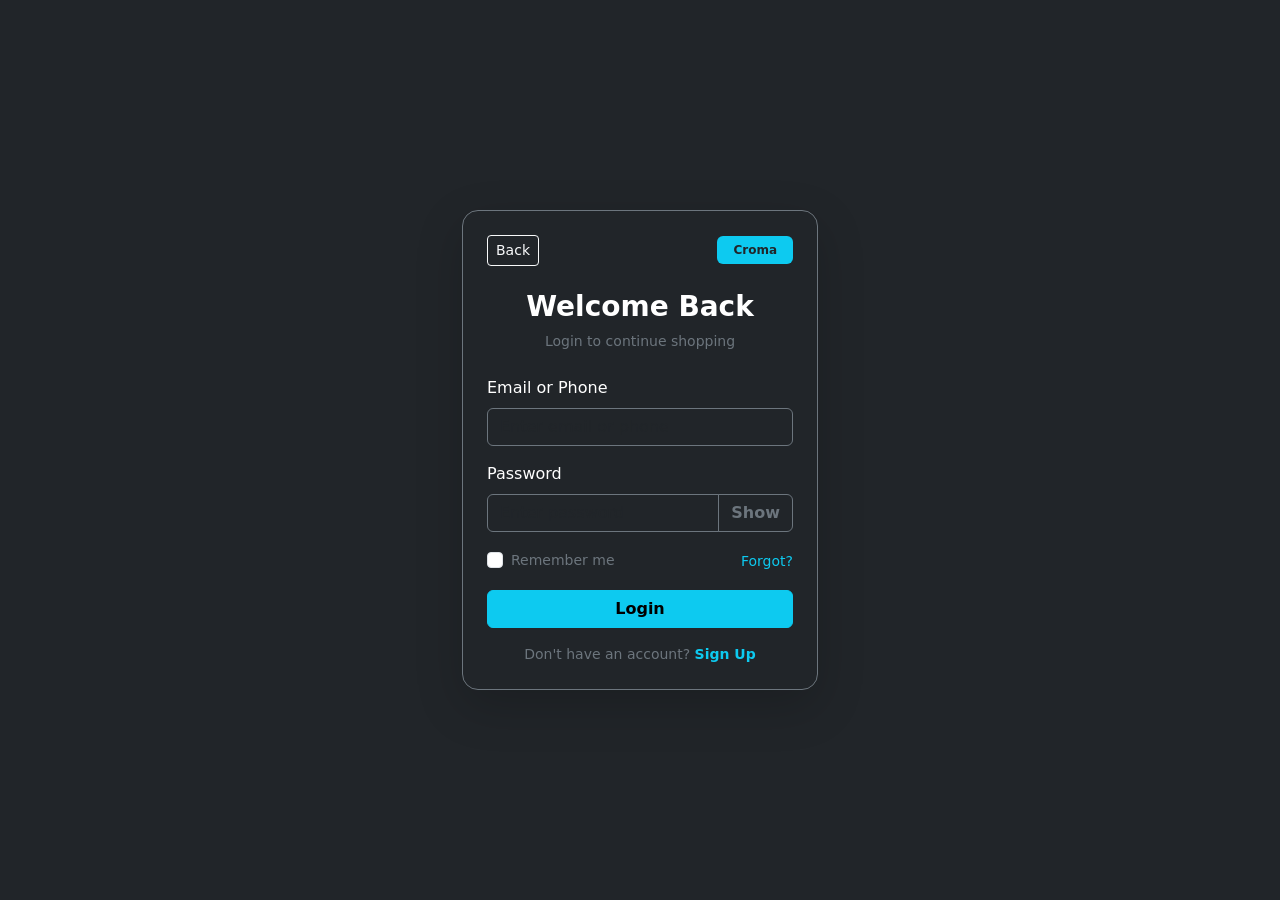
<file: login.html>
<!DOCTYPE html>
<html lang="en">
<head>
  <meta charset="UTF-8">
  <meta name="viewport" content="width=device-width, initial-scale=1.0">
  <title>Login</title>

  <!-- Bootstrap -->
  <link href="https://cdn.jsdelivr.net/npm/bootstrap@5.3.0/dist/css/bootstrap.min.css" rel="stylesheet">
</head>

<body class="bg-dark d-flex align-items-center justify-content-center vh-100">

  <div class="container">
    <div class="row justify-content-center">
      <div class="col-11 col-sm-8 col-md-6 col-lg-4">

        <div class="card bg-dark text-white border-secondary shadow-lg rounded-4">
          <div class="card-body p-4">

            <!-- Header -->
            <div class="d-flex justify-content-between align-items-center mb-4">
              <button class="btn btn-outline-light btn-sm" id="login-back-btn" type="button">Back</button>
              <span class="badge bg-info text-dark px-3 py-2">Croma</span>
            </div>

            <!-- Title -->
            <div class="text-center mb-4">
              <h3 class="fw-bold">Welcome Back</h3>
              <p class="text-secondary small">Login to continue shopping</p>
            </div>

            <!-- Email -->
            <div class="mb-3">
              <label class="form-label">Email or Phone</label>
              <input type="text" id="login-username" class="form-control bg-dark text-white border-secondary" placeholder="Enter email or phone">
              <small class="text-danger" id="login-username-error"></small>
            </div>

            <!-- Password -->
            <div class="mb-3">
              <label class="form-label">Password</label>
              <div class="input-group">
                <input type="password" id="login-password" class="form-control bg-dark text-white border-secondary" placeholder="Enter password">
                <button type="button" class="btn btn-outline-secondary border-secondary" id="login-password-toggle" aria-label="Toggle password visibility">
                  <span id="login-password-eye" class="fw-semibold">Show</span>
                </button>
              </div>
              <small class="text-danger" id="login-password-error"></small>
            </div>

            <!-- Options -->
            <div class="d-flex justify-content-between align-items-center mb-3">
              <div class="form-check">
                <input class="form-check-input" type="checkbox" id="rememberMe">
                <label class="form-check-label text-secondary small">Remember me</label>
              </div>
              <a href="#" class="text-info small text-decoration-none">Forgot?</a>
            </div>

            <!-- Button -->
            <button class="btn btn-info w-100 fw-semibold mb-3" id="login-submit-btn" type="button">Login</button>

            <!-- Signup -->
            <p class="text-center small text-secondary mb-0">
              Don't have an account?
              <a href="signup.html" class="text-info text-decoration-none fw-semibold">Sign Up</a>
            </p>

          </div>
        </div>

      </div>
    </div>
  </div>

  <script src="script.js"></script>

</body>
</html>
</file>
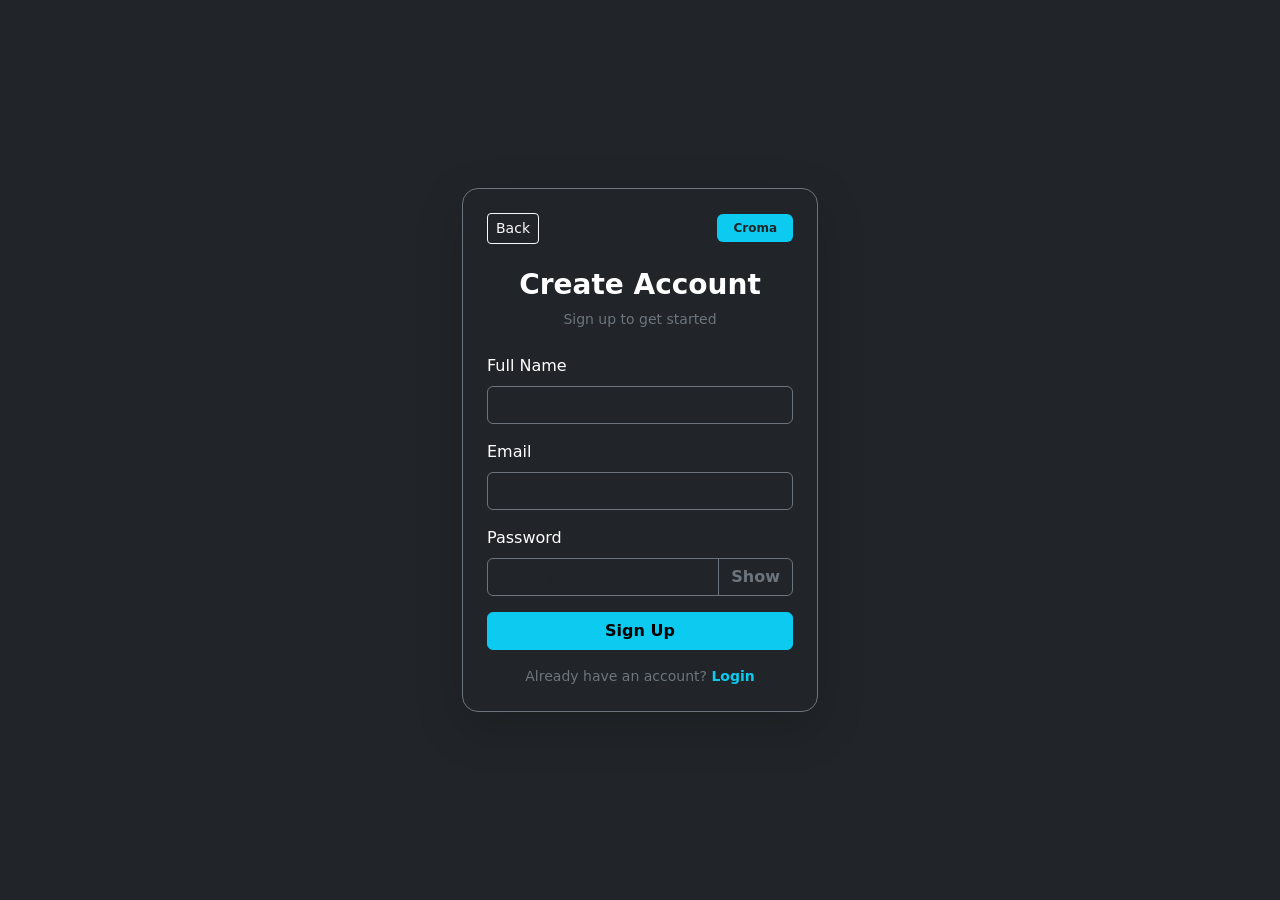
<file: signup.html>
<!DOCTYPE html>
<html lang="en">
<head>
  <meta charset="UTF-8">
  <meta name="viewport" content="width=device-width, initial-scale=1.0">
  <title>Sign Up</title>

  <!-- Bootstrap -->
  <link href="https://cdn.jsdelivr.net/npm/bootstrap@5.3.0/dist/css/bootstrap.min.css" rel="stylesheet">
</head>

<body class="bg-dark d-flex align-items-center justify-content-center vh-100">

  <div class="container">
    <div class="row justify-content-center">
      <div class="col-11 col-sm-8 col-md-6 col-lg-4">

        <div class="card bg-dark text-white border-secondary shadow-lg rounded-4">
          <div class="card-body p-4">

            <!-- Header -->
            <div class="d-flex justify-content-between align-items-center mb-4">
              <button class="btn btn-outline-light btn-sm" id="signup-back-btn" type="button">Back</button>
              <span class="badge bg-info text-dark px-3 py-2">Croma</span>
            </div>

            <!-- Title -->
            <div class="text-center mb-4">
              <h3 class="fw-bold">Create Account</h3>
              <p class="text-secondary small">Sign up to get started</p>
            </div>

            <!-- Name -->
            <div class="mb-3">
              <label class="form-label">Full Name</label>
              <input type="text" id="signup-username" class="form-control bg-dark text-white border-secondary" placeholder="Enter full name">
              <small class="text-danger" id="signup-username-error"></small>
            </div>

            <!-- Email -->
            <div class="mb-3">
              <label class="form-label">Email</label>
              <input type="email" id="signup-email" class="form-control bg-dark text-white border-secondary" placeholder="Enter email">
              <small class="text-danger" id="signup-email-error"></small>
            </div>

            <!-- Password -->
            <div class="mb-3">
              <label class="form-label">Password</label>
              <div class="input-group">
                <input type="password" id="signup-password" class="form-control bg-dark text-white border-secondary" placeholder="Enter password">
                <button type="button" class="btn btn-outline-secondary border-secondary" id="signup-password-toggle" aria-label="Toggle password visibility">
                  <span id="signup-password-eye" class="fw-semibold">Show</span>
                </button>
              </div>
              <small class="text-danger" id="signup-password-error"></small>
            </div>

            <!-- Button -->
            <button class="btn btn-info w-100 fw-semibold mb-3" id="signup-submit-btn" type="button">Sign Up</button>

            <!-- Login -->
            <p class="text-center small text-secondary mb-0">
              Already have an account?
              <a href="login.html" class="text-info text-decoration-none fw-semibold">Login</a>
            </p>

          </div>
        </div>

      </div>
    </div>
  </div>

  <script src="script.js"></script>

</body>
</html>
</file>
